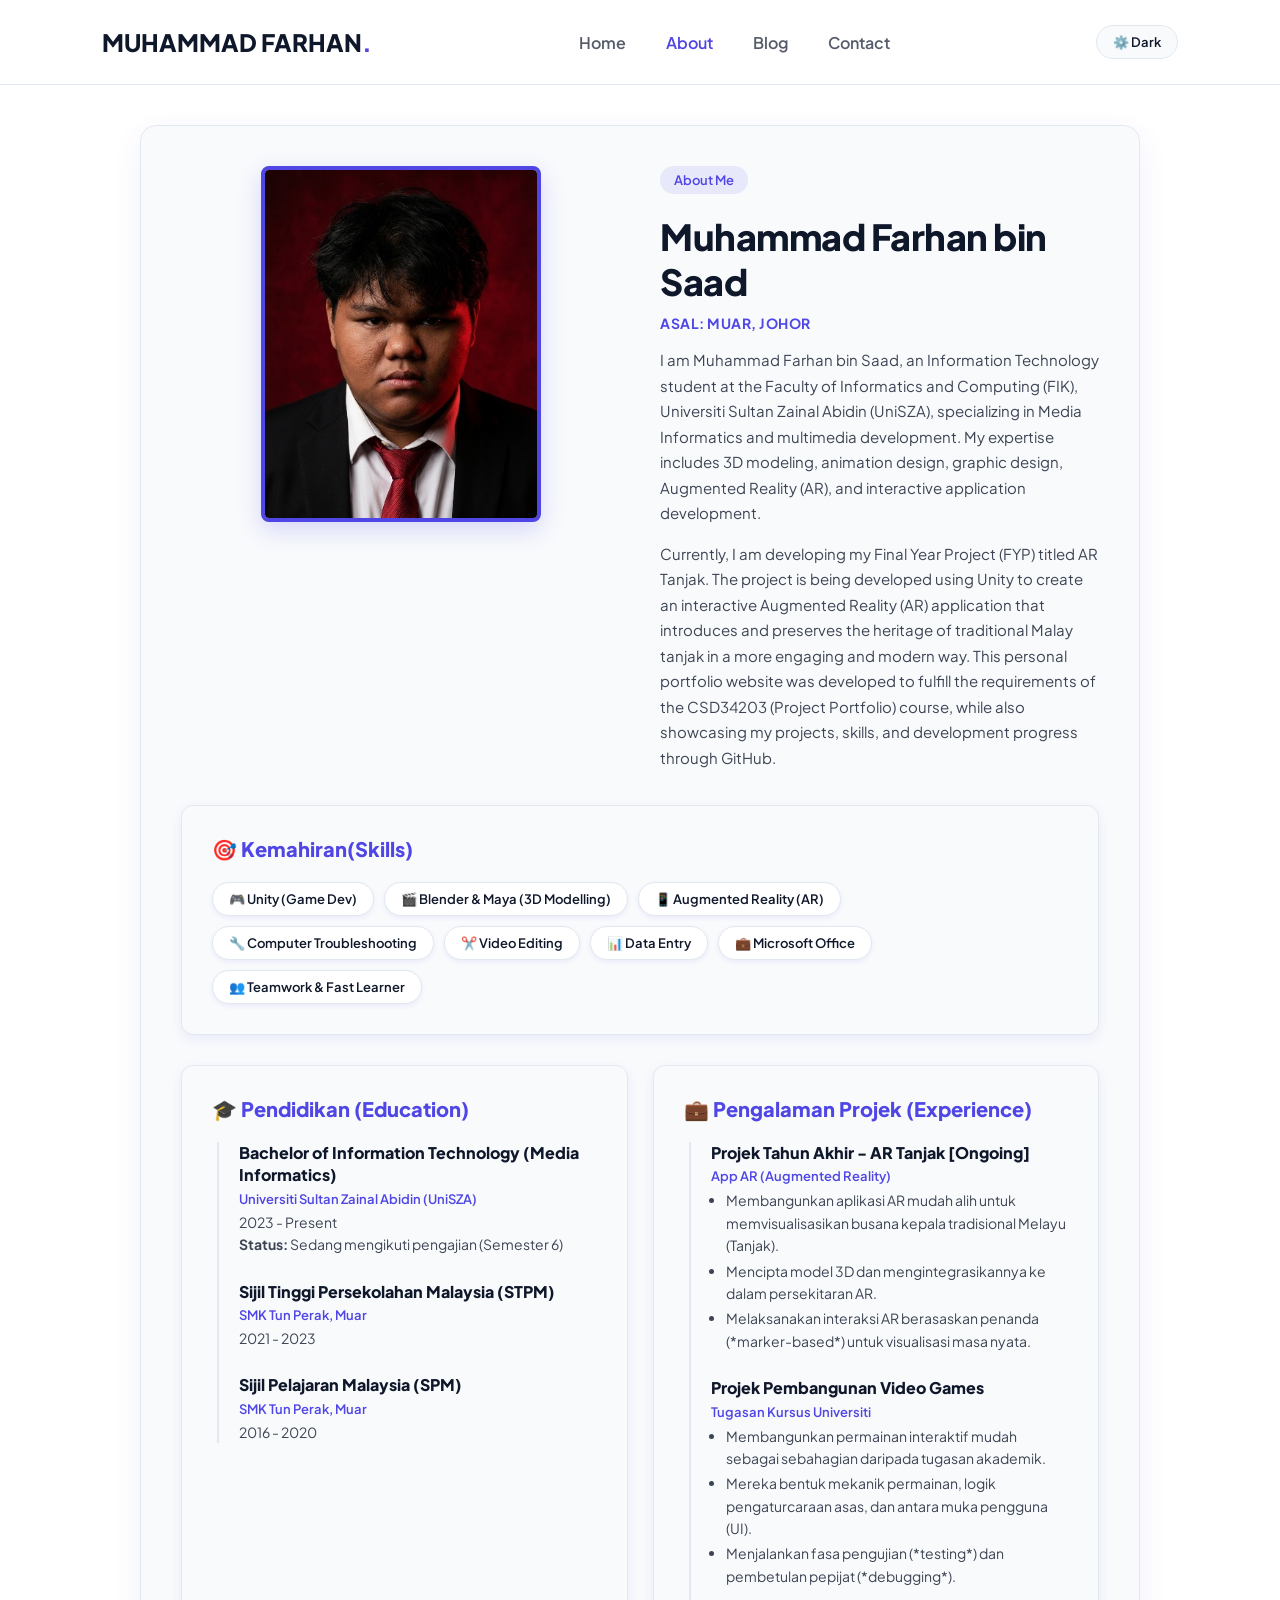
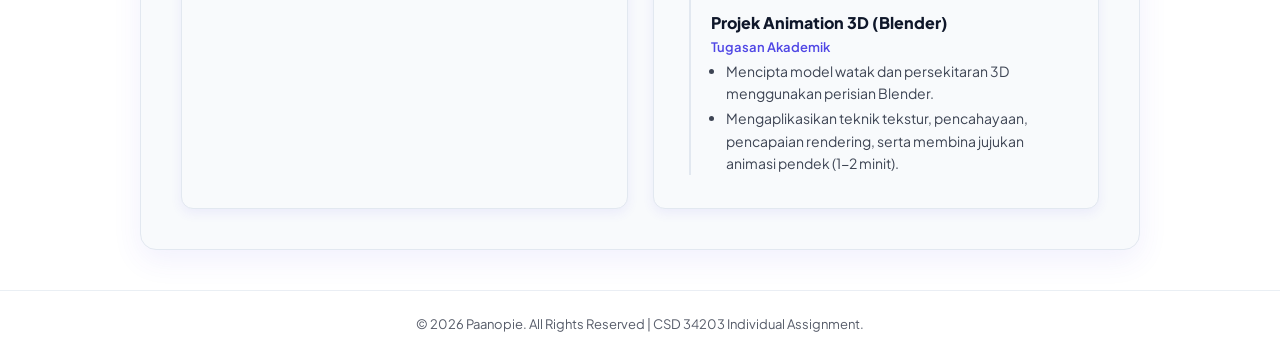
<file: about.html>
<!DOCTYPE html>
<html lang="ms">
<head>
    <meta charset="UTF-8">
    <meta name="viewport" content="width=device-width, initial-scale=1.0">
    <title>About Me | Muhammad Farhan</title>
    <link rel="stylesheet" href="css/style.css">
    <style>
        /* CSS Khusus untuk Susun Atur Halaman About */
        .intro-section {
            display: grid;
            grid-template-columns: repeat(auto-fit, minmax(280px, 1fr));
            gap: 40px;
            align-items: flex-start;
            margin-bottom: 35px;
        }
        .profile-img-container {
            text-align: center;
        }
        .profile-img {
            width: 100%;
            max-width: 280px; /* Mengekalkan saiz lebar yang seimbang */
            height: auto; /* Petak penuh menegak mengikut nisbah asal gambar */
            border-radius: 8px; /* Bucu melengkung sikit bagi kemas */
            object-fit: contain; 
            border: 4px solid var(--primary-color);
            box-shadow: 0 8px 24px rgba(79, 70, 229, 0.2);
            background: var(--card-bg);
        }
        .profile-layout { 
            display: grid; 
            grid-template-columns: repeat(auto-fit, minmax(350px, 1fr)); 
            gap: 25px; 
            margin-top: 30px; 
        }
        .info-card { 
            background: var(--card-bg); 
            padding: 30px; 
            border-radius: 12px; 
            border: 1px solid var(--border-color); 
            box-shadow: 0 4px 12px var(--shadow);
        }
        .info-card h3 { 
            color: var(--primary-color); 
            margin-bottom: 20px; 
            font-size: 20px; 
            font-weight: 800;
            display: flex;
            align-items: center;
            gap: 10px;
        }
        .skills-grid { 
            display: flex; 
            flex-wrap: wrap; 
            gap: 10px; 
            margin-top: 15px; 
        }
        .skill-badge { 
            background: var(--bg-color); 
            border: 1px solid var(--border-color);
            color: var(--text-color);
            padding: 8px 16px; 
            border-radius: 20px; 
            font-size: 13px; 
            font-weight: 600; 
            box-shadow: 0 2px 5px var(--shadow);
        }
        .timeline {
            border-left: 2px solid var(--border-color); 
            padding-left: 20px; 
            margin-left: 5px;
        }
        .timeline-item {
            position: relative;
            margin-bottom: 25px;
        }
        .timeline-item:last-child {
            margin-bottom: 0;
        }
        .timeline-item h4 {
            font-size: 16px;
            font-weight: 800;
            line-height: 1.4;
        }
        .timeline-sub {
            font-size: 13px; 
            color: var(--primary-color); 
            font-weight: 600; 
            margin: 4px 0;
        }
        .timeline-desc {
            font-size: 14px; 
            opacity: 0.8; 
            line-height: 1.6;
        }
        .timeline-desc ul {
            padding-left: 15px;
            margin-top: 5px;
        }
        .timeline-desc li {
            margin-bottom: 3px;
        }
    </style>
</head>
<body>

    <header>
        <div class="logo">MUHAMMAD FARHAN<span>.</span></div>
        <nav>
            <ul class="nav-links">
                <li><a href="index.html">Home</a></li>
                <li><a href="about.html" class="active">About</a></li>
                <li><a href="blog.html">Blog</a></li>
                <li><a href="contact.html">Contact</a></li>
            </ul>
        </nav>
        <button id="dark-mode-toggle" class="toggle-btn">⚙️ Dark</button>
    </header>

    <main class="container" style="max-width: 1000px;">
        
        <div class="intro-section">
            <div class="profile-img-container">
                <img src="me.jpg" alt="Muhammad Farhan" class="profile-img" onerror="this.src='https://via.placeholder.com/280x350?text=me.jpg+Tiada'">
            </div>
            
            <div>
                <span class="badge">About Me</span>
                <h1 style="font-size: 36px; font-weight: 800; margin-bottom: 10px; letter-spacing: -0.5px;">Muhammad Farhan bin Saad</h1>
                <p style="font-size: 14px; color: var(--primary-color); font-weight: 700; text-transform: uppercase; margin-bottom: 15px; letter-spacing: 0.5px;">
                    Asal: Muar, Johor
                </p>
                <p style="font-size: 15px; line-height: 1.7; opacity: 0.8; margin-bottom: 15px;">
                  I am Muhammad Farhan bin Saad, an Information Technology student at the Faculty of Informatics and Computing (FIK), Universiti Sultan Zainal Abidin (UniSZA), specializing in Media Informatics and multimedia development. My expertise includes 3D modeling, animation design, graphic design, Augmented Reality (AR), and interactive application development.
                </p>
                <p style="font-size: 15px; line-height: 1.7; opacity: 0.8;">
                    Currently, I am developing my Final Year Project (FYP) titled AR Tanjak. The project is being developed using Unity to create an interactive Augmented Reality (AR) application that introduces and preserves the heritage of traditional Malay tanjak in a more engaging and modern way.

This personal portfolio website was developed to fulfill the requirements of the CSD34203 (Project Portfolio) course, while also showcasing my projects, skills, and development progress through GitHub.
                </p>
            </div>
        </div>

        <div class="info-card" style="margin-bottom: 25px;">
            <h3>🎯 Kemahiran(Skills)</h3>
            <div class="skills-grid">
                <span class="skill-badge">🎮 Unity (Game Dev)</span>
                <span class="skill-badge">🎬 Blender & Maya (3D Modelling)</span>
                <span class="skill-badge">📱 Augmented Reality (AR)</span>
                <span class="skill-badge">🔧 Computer Troubleshooting</span>
                <span class="skill-badge">✂️ Video Editing</span>
                <span class="skill-badge">📊 Data Entry</span>
                <span class="skill-badge">💼 Microsoft Office</span>
                <span class="skill-badge">👥 Teamwork & Fast Learner</span>
            </div>
        </div>

        <div class="profile-layout">
            
            <!-- Kad Pendidikan yang Telah Dikemas Kini -->
            <div class="info-card">
                <h3>🎓 Pendidikan (Education)</h3>
                <div class="timeline">
                    
                    <!-- Peringkat Ijazah (UniSZA) -->
                    <div class="timeline-item">
                        <h4>Bachelor of Information Technology (Media Informatics)</h4>
                        <p class="timeline-sub">Universiti Sultan Zainal Abidin (UniSZA)</p>
                        <p class="timeline-desc">
                            2023 - Present<br>
                            <strong>Status:</strong> Sedang mengikuti pengajian (Semester 6)
                        </p>
                    </div>

                    <!-- Peringkat STPM (Berdasarkan Screenshot 2026-05-28 162105.png) -->
                    <div class="timeline-item" style="margin-top: 20px;">
                        <h4>Sijil Tinggi Persekolahan Malaysia (STPM)</h4>
                        <p class="timeline-sub">SMK Tun Perak, Muar</p>
                        <p class="timeline-desc">
                            2021 - 2023
                        </p>
                    </div>

                    <!-- Peringkat SPM (Berdasarkan Screenshot 2026-05-28 162105.png) -->
                    <div class="timeline-item" style="margin-top: 20px;">
                        <h4>Sijil Pelajaran Malaysia (SPM)</h4>
                        <p class="timeline-sub">SMK Tun Perak, Muar</p>
                        <p class="timeline-desc">
                            2016 - 2020
                        </p>
                    </div>

                </div>
            </div>

            <div class="info-card">
                <h3>💼 Pengalaman Projek (Experience)</h3>
                <div class="timeline">
                    
                    <div class="timeline-item">
                        <h4>Projek Tahun Akhir - AR Tanjak [Ongoing]</h4>
                        <p class="timeline-sub">App AR (Augmented Reality)</p>
                        <div class="timeline-desc">
                            <ul>
                                <li>Membangunkan aplikasi AR mudah alih untuk memvisualisasikan busana kepala tradisional Melayu (Tanjak).</li>
                                <li>Mencipta model 3D dan mengintegrasikannya ke dalam persekitaran AR.</li>
                                <li>Melaksanakan interaksi AR berasaskan penanda (*marker-based*) untuk visualisasi masa nyata.</li>
                            </ul>
                        </div>
                    </div>

                    <div class="timeline-item">
                        <h4>Projek Pembangunan Video Games</h4>
                        <p class="timeline-sub">Tugasan Kursus Universiti</p>
                        <div class="timeline-desc">
                            <ul>
                                <li>Membangunkan permainan interaktif mudah sebagai sebahagian daripada tugasan akademik.</li>
                                <li>Mereka bentuk mekanik permainan, logik pengaturcaraan asas, dan antara muka pengguna (UI).</li>
                                <li>Menjalankan fasa pengujian (*testing*) dan pembetulan pepijat (*debugging*).</li>
                            </ul>
                        </div>
                    </div>
                    
                    <div class="timeline-item">
                        <h4>Projek Animation 3D (Blender)</h4>
                        <p class="timeline-sub">Tugasan Akademik</p>
                        <div class="timeline-desc">
                            <ul>
                                <li>Mencipta model watak dan persekitaran 3D menggunakan perisian Blender.</li>
                                <li>Mengaplikasikan teknik tekstur, pencahayaan, pencapaian rendering, serta membina jujukan animasi pendek (1-2 minit).</li>
                            </ul>
                        </div>
                    </div>

                </div>
            </div>

        </div>
    </main>

    <footer>
         <p>&copy; 2026 Paanopie. All Rights Reserved | CSD 34203 Individual Assignment.</p>
    </footer>

    <script src="js/script.js"></script>
</body>
</html>
</file>
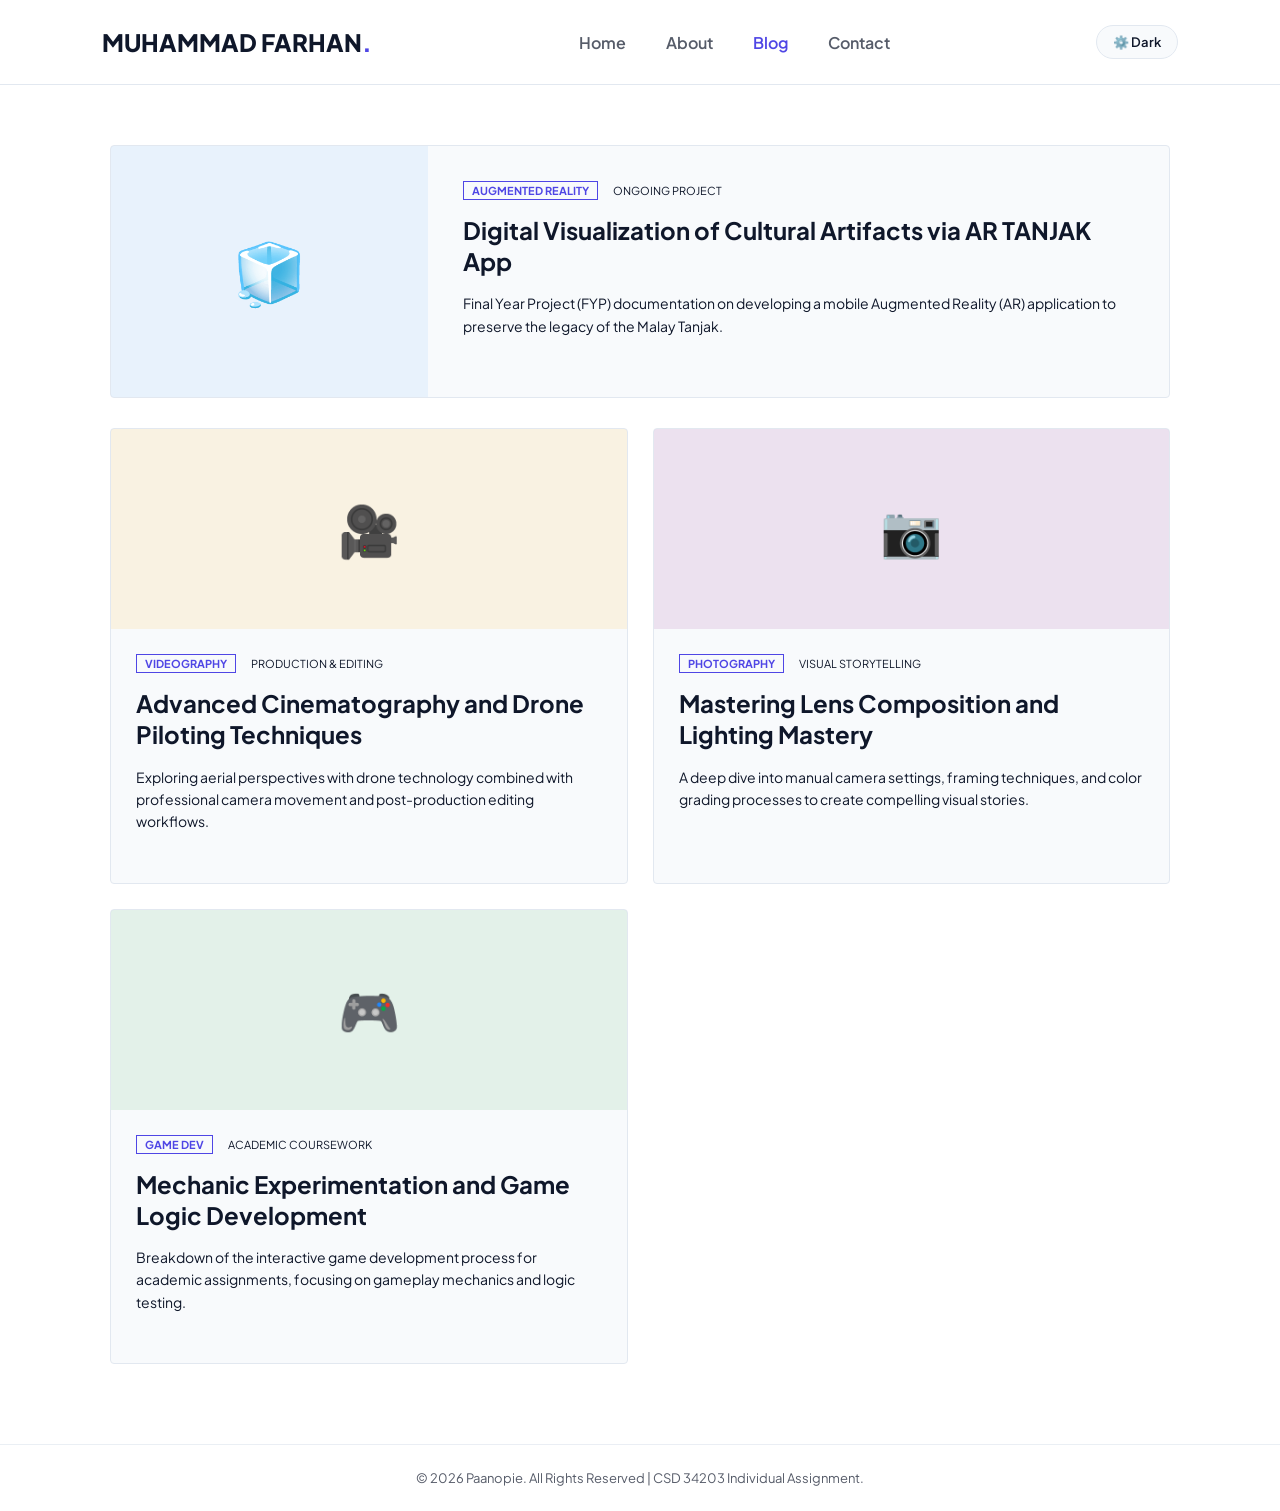
<file: blog.html>
<!DOCTYPE html>
<html lang="ms">
<head>
    <meta charset="UTF-8">
    <meta name="viewport" content="width=device-width, initial-scale=1.0">
    <title>Project Blog | paanopie</title>
    <link rel="stylesheet" href="css/style.css">
    <style>
        /* CSS Reka Bentuk Blog */
        .blog-container { max-width: 1100px; margin: 0 auto; padding: 20px; }
        
        .featured-card {
            display: flex;
            background: var(--card-bg);
            border: 1px solid var(--border-color);
            border-radius: 4px;
            margin-bottom: 30px;
            overflow: hidden;
        }
        
        .featured-img-area {
            width: 30%;
            background: rgba(88, 166, 255, 0.1); 
            display: flex;
            align-items: center;
            justify-content: center;
            padding: 40px;
        }

        .featured-content { width: 70%; padding: 35px; display: flex; flex-direction: column; justify-content: center; }

        .sub-grid {
            display: grid;
            grid-template-columns: repeat(auto-fit, minmax(400px, 1fr));
            gap: 25px;
        }

        .blog-card-v2 {
            background: var(--card-bg);
            border: 1px solid var(--border-color);
            border-radius: 4px;
            overflow: hidden;
            display: flex;
            flex-direction: column;
        }

        .card-img-area { height: 200px; display: flex; align-items: center; justify-content: center; }

        .meta-row { display: flex; align-items: center; gap: 15px; font-size: 11px; text-transform: uppercase; margin-bottom: 15px; }
        
        .category-tag {
            border: 1px solid var(--primary-color);
            color: var(--primary-color);
            padding: 2px 8px;
            font-weight: 700;
        }

        .blog-title { font-size: 24px; font-weight: 700; color: var(--text-color); margin: 0 0 15px 0; line-height: 1.3; }
        .blog-desc { font-size: 14px; line-height: 1.6; color: var(--text-muted); margin: 0 0 25px 0; }
        
        .footer-row { display: flex; justify-content: space-between; align-items: center; font-size: 12px; margin-top: auto; }
        
        @media (max-width: 768px) {
            .featured-card { flex-direction: column; }
            .featured-img-area, .featured-content { width: 100%; }
            .sub-grid { grid-template-columns: 1fr; }
        }
    </style>
</head>
<body>

    <header>
        <div class="logo">MUHAMMAD FARHAN<span>.</span></div>
        <nav>
            <ul class="nav-links">
                <li><a href="index.html">Home</a></li>
                <li><a href="about.html">About</a></li>
                <li><a href="blog.html" class="active">Blog</a></li>
                <li><a href="contact.html">Contact</a></li>
            </ul>
        </nav>
        <button id="dark-mode-toggle" class="toggle-btn">⚙️ Dark</button>
    </header>

    <main class="blog-container" style="margin-top: 40px; margin-bottom: 60px;">
        
        <div class="featured-card">
            <div class="featured-img-area">
                <span style="font-size: 60px;">🧊</span>
            </div>
            <div class="featured-content">
                <div class="meta-row">
                    <span class="category-tag">AUGMENTED REALITY</span>
                    <span class="post-date" style="color: var(--text-muted);">Ongoing Project</span>
                </div>
                <h3 class="blog-title">Digital Visualization of Cultural Artifacts via AR TANJAK App</h3>
                <p class="blog-desc">
                    Final Year Project (FYP) documentation on developing a mobile Augmented Reality (AR) application to preserve the legacy of the Malay Tanjak.
                </p>
                <div class="footer-row">
                </div>
            </div>
        </div>

        <div class="sub-grid">
            <div class="blog-card-v2">
                <div class="card-img-area" style="background: rgba(255, 165, 0, 0.1);">
                    <span style="font-size: 50px;">🎥</span>
                </div>
                <div style="padding: 25px; display: flex; flex-direction: column; flex-grow: 1;">
                    <div class="meta-row">
                        <span class="category-tag">VIDEOGRAPHY</span>
                        <span style="color: var(--text-muted);">Production & Editing</span>
                    </div>
                    <h3 class="blog-title">Advanced Cinematography and Drone Piloting Techniques</h3>
                    <p class="blog-desc">Exploring aerial perspectives with drone technology combined with professional camera movement and post-production editing workflows.</p>
                    <div class="footer-row">
                    </div>
                </div>
            </div>

            <div class="blog-card-v2">
                <div class="card-img-area" style="background: rgba(128, 0, 128, 0.1);">
                    <span style="font-size: 50px;">📷</span>
                </div>
                <div style="padding: 25px; display: flex; flex-direction: column; flex-grow: 1;">
                    <div class="meta-row">
                        <span class="category-tag">PHOTOGRAPHY</span>
                        <span style="color: var(--text-muted);">Visual Storytelling</span>
                    </div>
                    <h3 class="blog-title">Mastering Lens Composition and Lighting Mastery</h3>
                    <p class="blog-desc">A deep dive into manual camera settings, framing techniques, and color grading processes to create compelling visual stories.</p>
                    <div class="footer-row">
                    </div>
                </div>
            </div>

            <div class="blog-card-v2">
                <div class="card-img-area" style="background: rgba(46, 160, 67, 0.1);">
                    <span style="font-size: 50px;">🎮</span>
                </div>
                <div style="padding: 25px; display: flex; flex-direction: column; flex-grow: 1;">
                    <div class="meta-row">
                        <span class="category-tag">GAME DEV</span>
                        <span style="color: var(--text-muted);">Academic Coursework</span>
                    </div>
                    <h3 class="blog-title">Mechanic Experimentation and Game Logic Development</h3>
                    <p class="blog-desc">Breakdown of the interactive game development process for academic assignments, focusing on gameplay mechanics and logic testing.</p>
                    <div class="footer-row">
                    </div>
                </div>
            </div>
        </div>
        
    </main>

    <footer>
        <p>&copy; 2026 Paanopie. All Rights Reserved | CSD 34203 Individual Assignment.</p>
    </footer>

    <script src="js/script.js"></script>
</body>
</html>
</file>
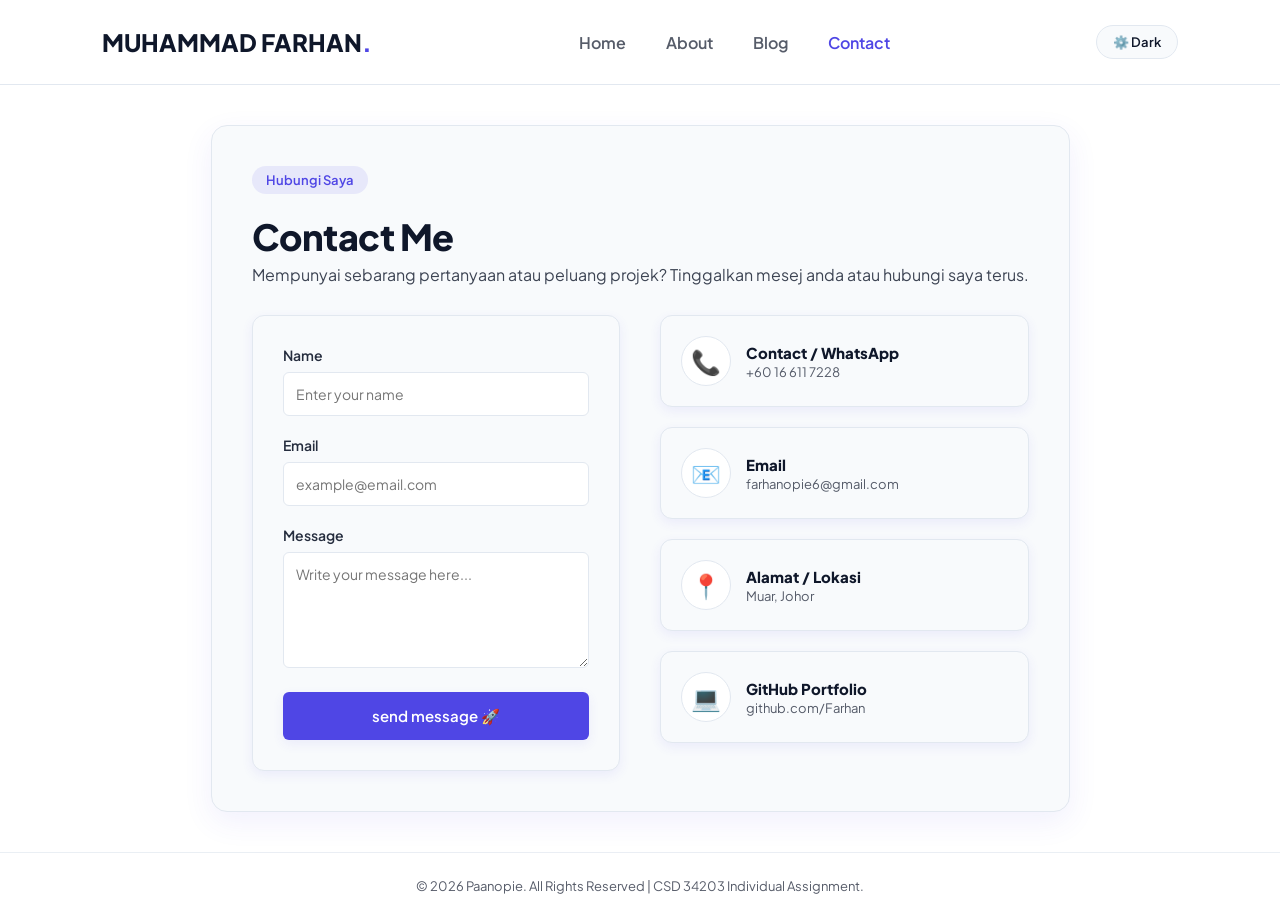
<file: contact.html>
<!DOCTYPE html>
<html lang="ms">
<head>
    <meta charset="UTF-8">
    <meta name="viewport" content="width=device-width, initial-scale=1.0">
    <title>Contact | Muhammad Farhan</title>
    <link rel="stylesheet" href="css/style.css">
    <style>
        /* CSS Khusus untuk Susun Atur Halaman Contact */
        .contact-layout {
            display: grid;
            grid-template-columns: repeat(auto-fit, minmax(320px, 1fr));
            gap: 40px;
            margin-top: 30px;
        }
        
        /* Bahagian Borang (Kiri) */
        .contact-form-container {
            background: var(--card-bg);
            padding: 30px;
            border-radius: 12px;
            border: 1px solid var(--border-color);
            box-shadow: 0 4px 12px var(--shadow);
        }
        .form-group {
            margin-bottom: 20px;
        }
        .form-group label {
            display: block;
            font-size: 14px;
            font-weight: 600;
            margin-bottom: 8px;
            opacity: 0.9;
        }
        .form-control {
            width: 100%;
            padding: 12px;
            border-radius: 6px;
            border: 1px solid var(--border-color);
            background: var(--bg-color);
            color: var(--text-color);
            font-family: inherit;
            font-size: 14px;
            transition: border-color 0.2s, box-shadow 0.2s;
        }
        .form-control:focus {
            outline: none;
            border-color: var(--primary-color);
            box-shadow: 0 0 0 3px rgba(79, 70, 229, 0.15);
        }
        .btn-submit {
            width: 100%;
            padding: 14px;
            background: var(--primary-color);
            color: white;
            border: none;
            border-radius: 6px;
            font-weight: 600;
            font-size: 15px;
            cursor: pointer;
            transition: all 0.2s ease;
            box-shadow: 0 4px 12px var(--shadow);
        }
        .btn-submit:hover {
            transform: translateY(-2px);
            box-shadow: 0 6px 18px rgba(79, 70, 229, 0.3);
        }

        /* Bahagian Info Peribadi (Kanan) */
        .contact-info-container {
            display: flex;
            flex-direction: column;
            gap: 20px;
        }
        .social-card {
            background: var(--card-bg);
            padding: 20px;
            border-radius: 12px;
            border: 1px solid var(--border-color);
            display: flex;
            align-items: center;
            gap: 15px;
            text-decoration: none;
            color: var(--text-color);
            box-shadow: 0 4px 12px var(--shadow);
            transition: transform 0.2s, box-shadow 0.2s;
        }
        .social-card:hover {
            transform: translateX(5px);
            box-shadow: 0 8px 16px rgba(79, 70, 229, 0.1);
            border-color: var(--primary-color);
        }
        .social-icon {
            font-size: 24px;
            background: var(--bg-color);
            width: 50px;
            height: 50px;
            display: flex;
            align-items: center;
            justify-content: center;
            border-radius: 50%;
            border: 1px solid var(--border-color);
        }
        .social-details h4 {
            font-size: 15px;
            font-weight: 800;
            margin-bottom: 2px;
        }
        .social-details p {
            font-size: 13px;
            opacity: 0.7;
            white-space: pre-line; /* Memastikan alamat tersusun ke bawah */
        }
    </style>
</head>
<body>

    <header>
        <div class="logo">MUHAMMAD FARHAN<span>.</span></div>
        <nav>
            <ul class="nav-links">
                <li><a href="index.html">Home</a></li>
                <li><a href="about.html">About</a></li>
                <li><a href="blog.html">Blog</a></li>
                <li><a href="contact.html" class="active">Contact</a></li>
            </ul>
        </nav>
        <button id="dark-mode-toggle" class="toggle-btn">⚙️ Dark</button>
    </header>

    <main class="container" style="max-width: 1000px;">
        <span class="badge">Hubungi Saya</span>
        <h1 style="font-size: 36px; font-weight: 800; letter-spacing: -0.5px;">Contact Me</h1>
        <p style="font-size: 16px; opacity: 0.8; margin-top: 5px;">Mempunyai sebarang pertanyaan atau peluang projek? Tinggalkan mesej anda atau hubungi saya terus.</p>

        <div class="contact-layout">
            
            <div class="contact-form-container">
                <form action="#" method="POST" onsubmit="alert('Mesej anda telah dihantar! (Simulasi)'); return false;">
                    <div class="form-group">
                        <label for="name">Name</label>
                        <input type="text" id="name" class="form-control" placeholder="Enter your name" required>
                    </div>
                    <div class="form-group">
                        <label for="email">Email</label>
                        <input type="email" id="email" class="form-control" placeholder="example@email.com" required>
                    </div>
                    <div class="form-group">
                        <label for="message">Message</label>
                        <textarea id="message" class="form-control" rows="5" placeholder="Write your message here..." required></textarea>
                    </div>
                    <button type="submit" class="btn-submit">send message 🚀</button>
                </form>
            </div>

            <div class="contact-info-container">
                
                <a href="https://wa.me/60166117228" target="_blank" class="social-card">
                    <div class="social-icon">📞</div>
                    <div class="social-details">
                        <h4>Contact / WhatsApp</h4>
                        <p>+60 16 611 7228</p>
                    </div>
                </a>

                <a href="mailto:farhanopie6@gmail.com" class="social-card">
                    <div class="social-icon">📧</div>
                    <div class="social-details">
                        <h4>Email</h4>
                        <p>farhanopie6@gmail.com</p>
                    </div>
                </a>

                <div class="social-card" style="cursor: default;">
                    <div class="social-icon">📍</div>
                    <div class="social-details">
                        <h4>Alamat / Lokasi</h4>
                        <p>Muar, Johor</p>
                    </div>
                </div>

                <a href="https://github.com/paanopie/079199-my-portfolio" target="_blank" class="social-card">
                    <div class="social-icon">💻</div>
                    <div class="social-details">
                        <h4>GitHub Portfolio</h4>
                        <p>github.com/Farhan</p>
                    </div>
                </a>

            </div>

        </div>
    </main>

    <footer>
         <p>&copy; 2026 Paanopie. All Rights Reserved | CSD 34203 Individual Assignment.</p>
    </footer>

    <script src="js/script.js"></script>
</body>
</html>
</file>
<file: css/style.css>
/* --- Google Fonts --- */
@import url('https://fonts.googleapis.com/css2?family=Plus+Jakarta+Sans:wght@400;600;800&display=swap');

/* --- Reset & Global Variables --- */
* {
    margin: 0;
    padding: 0;
    box-sizing: border-box;
    font-family: 'Plus Jakarta Sans', sans-serif;
}

:root {
    --bg-color: #ffffff;
    --text-color: #0f172a;
    --primary-color: #4f46e5;
    --accent-color: #06b6d4;
    --card-bg: #f8fafc;
    --border-color: #e2e8f0;
    --shadow: rgba(79, 70, 229, 0.08);
}

[data-theme="dark"] {
    --bg-color: #090d16;
    --text-color: #f8fafc;
    --primary-color: #6366f1;
    --accent-color: #22d3ee;
    --card-bg: #111827;
    --border-color: #1f2937;
    --shadow: rgba(0, 0, 0, 0.4);
}

body {
    background-color: var(--bg-color);
    color: var(--text-color);
    transition: background 0.4s ease, color 0.3s ease;
    min-height: 100vh;
    display: flex;
    flex-direction: column;
}

/* --- Navigation --- */
header {
    display: flex;
    justify-content: space-between;
    align-items: center;
    padding: 25px 8%;
    background: rgba(255, 255, 255, 0.01);
    backdrop-filter: blur(12px);
    -webkit-backdrop-filter: blur(12px);
    border-bottom: 1px solid var(--border-color);
    position: sticky;
    top: 0;
    z-index: 100;
}

.logo {
    font-size: 24px;
    font-weight: 800;
}

.logo span { color: var(--primary-color); }

.nav-links { display: flex; list-style: none; }

.nav-links li { margin: 0 20px; }

.nav-links a {
    text-decoration: none;
    color: var(--text-color);
    font-weight: 600;
    opacity: 0.7;
    transition: 0.2s ease;
}

.nav-links a:hover, .nav-links a.active {
    opacity: 1;
    color: var(--primary-color);
}

.toggle-btn {
    padding: 8px 16px;
    cursor: pointer;
    border: 1px solid var(--border-color);
    border-radius: 20px;
    background: var(--card-bg);
    color: var(--text-color);
    font-size: 13px;
    font-weight: 600;
    transition: 0.2s;
}

/* --- Hero Layout --- */
.hero-section {
    flex: 1;
    display: flex;
    align-items: center;
    padding: 60px 8%;
}

.hero-grid {
    display: grid;
    grid-template-columns: 1.1fr 0.9fr;
    gap: 60px;
    width: 100%;
    align-items: center;
}

/* Animasi Masuk untuk Teks */
.hero-text {
    animation: fadeInUp 0.8s ease forward;
}

.badge {
    background: rgba(79, 70, 229, 0.1);
    color: var(--primary-color);
    padding: 6px 14px;
    border-radius: 20px;
    font-size: 13px;
    font-weight: 600;
    display: inline-block;
    margin-bottom: 20px;
}

.hero-text h1 {
    font-size: 48px;
    font-weight: 800;
    line-height: 1.2;
    margin-bottom: 20px;
    letter-spacing: -1px;
}

.hero-text p {
    font-size: 16px;
    line-height: 1.7;
    margin-bottom: 35px;
    opacity: 0.8;
}

.hero-buttons { display: flex; gap: 15px; }

.btn {
    padding: 12px 28px;
    border-radius: 8px;
    text-decoration: none;
    font-weight: 600;
    font-size: 15px;
    transition: all 0.2s ease;
}

.btn-primary {
    background-color: var(--primary-color);
    color: white;
    box-shadow: 0 4px 14px var(--shadow);
}

.btn-primary:hover {
    transform: translateY(-3px);
    box-shadow: 0 6px 20px rgba(79, 70, 229, 0.3);
}

.btn-secondary {
    background-color: transparent;
    color: var(--text-color);
    border: 1px solid var(--border-color);
}

.btn-secondary:hover {
    background-color: var(--card-bg);
    transform: translateY(-3px);
}

/* --- Bahagian Gambar (Multimedia Style) --- */
.hero-graphic {
    display: flex;
    justify-content: center;
    animation: fadeInUp 1s ease forward;
}

.image-wrapper {
    position: relative;
    width: 320px;
    height: 400px;
}

/* Bingkai Animasi Cecair kat belakang gambar */
.image-wrapper::before {
    content: '';
    position: absolute;
    width: 100%;
    height: 100%;
    background: linear-gradient(135deg, var(--primary-color), var(--accent-color));
    border-radius: 30% 70% 70% 30% / 30% 30% 70% 70%;
    top: 10px;
    left: 10px;
    z-index: 1;
    animation: morphing 8s infinite ease-in-out;
}

.profile-img {
    width: 100%;
    height: 100%;
    object-fit: cover;
    border-radius: 20px;
    position: relative;
    z-index: 2;
    border: 2px solid var(--border-color);
    box-shadow: 0 20px 40px var(--shadow);
}

/* Tag Terapung */
.tech-tag {
    position: absolute;
    background: var(--card-bg);
    border: 1px solid var(--border-color);
    padding: 10px 16px;
    border-radius: 8px;
    font-size: 13px;
    font-weight: 800;
    box-shadow: 0 10px 25px var(--shadow);
    z-index: 3;
}

.tag-1 { top: 30px; left: -30px; animation: float 4s infinite ease-in-out; }
.tag-2 { bottom: 40px; right: -30px; animation: float 4s infinite ease-in-out; animation-delay: 2s; }

/* --- Halaman Umum (About & Blog) --- */
.container {
    max-width: 900px;
    margin: 40px auto;
    padding: 40px;
    background: var(--card-bg);
    border: 1px solid var(--border-color);
    border-radius: 16px;
    box-shadow: 0 10px 30px var(--shadow);
    animation: fadeInUp 0.6s ease;
}

/* --- Keyframes Animasi --- */
@keyframes fadeInUp {
    from { opacity: 0; transform: translateY(30px); }
    to { opacity: 1; transform: translateY(0); }
}

@keyframes morphing {
    0% { border-radius: 30% 70% 70% 30% / 30% 30% 70% 70%; }
    50% { border-radius: 50% 50% 30% 70% / 50% 60% 40% 60%; }
    100% { border-radius: 30% 70% 70% 30% / 30% 30% 70% 70%; }
}

@keyframes float {
    0% { transform: translateY(0px); }
    50% { transform: translateY(-8px); }
    100% { transform: translateY(0px); }
}

/* --- Footer --- */
footer {
    text-align: center;
    padding: 25px;
    border-top: 1px solid var(--border-color);
    font-size: 13px;
    opacity: 0.7;
    margin-top: auto;
}

/* --- Responsif --- */
@media (max-width: 968px) {
    .hero-grid { grid-template-columns: 1fr; text-align: center; gap: 40px; }
    .hero-buttons { justify-content: center; }
    .hero-graphic { order: -1; }
    .image-wrapper { width: 280px; height: 350px; }
    .tech-tag { display: none; } /* Sorok tag dekat phone biar kemas */
}
</file>
